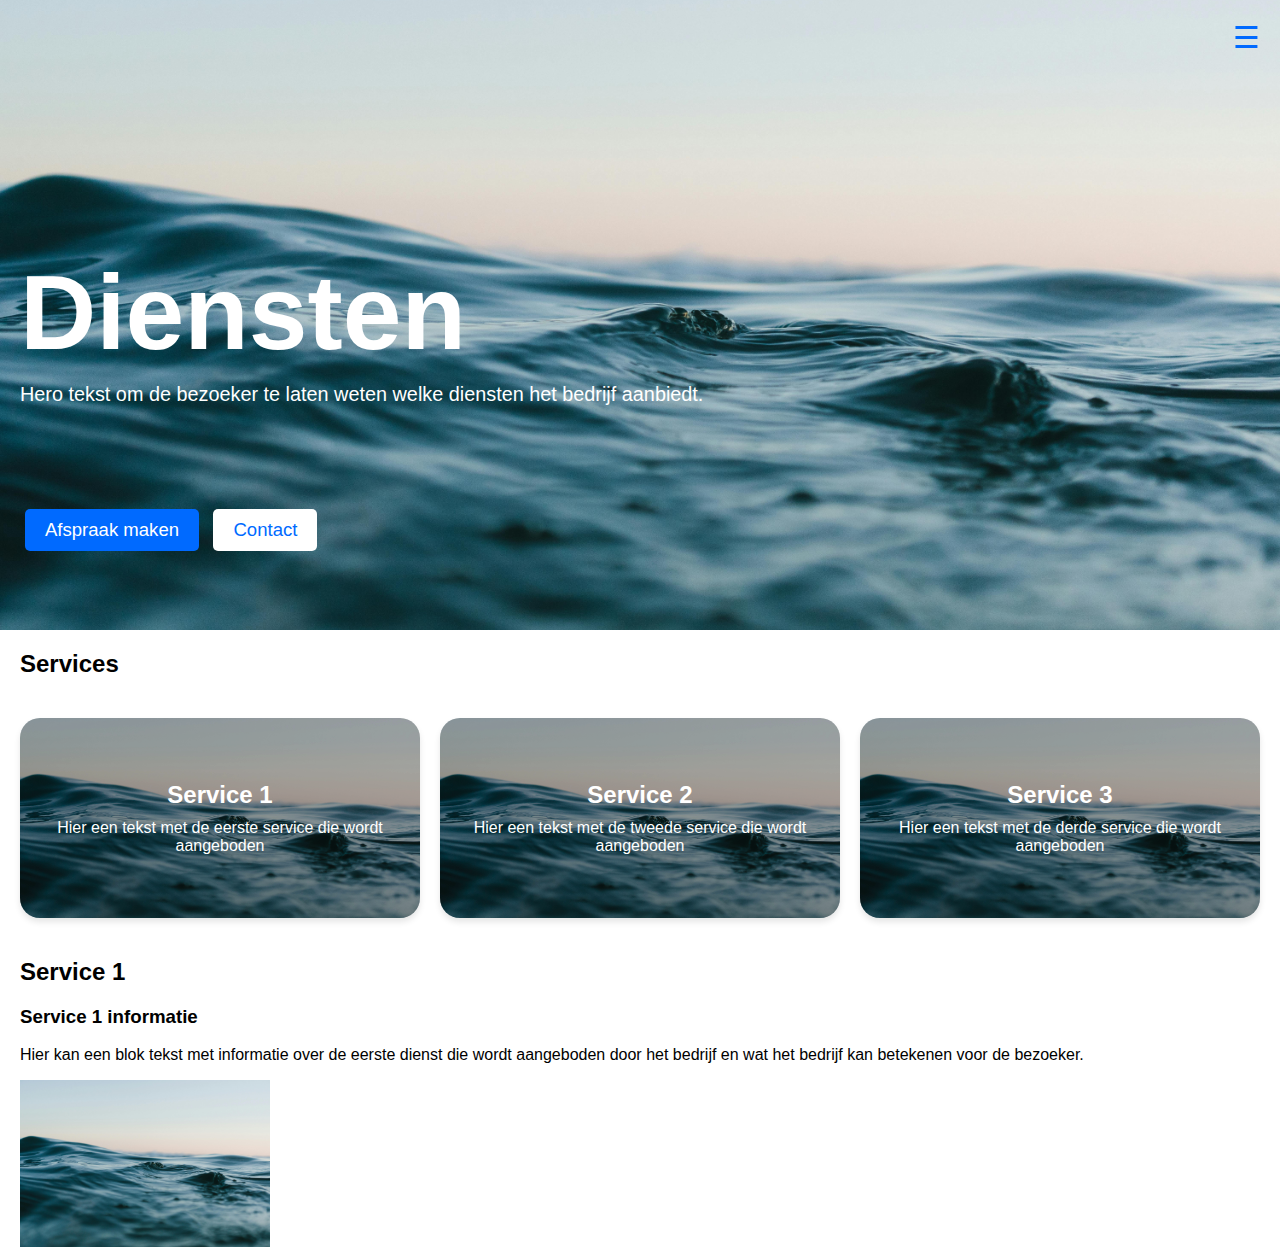
<file: pages/services.html>
<!DOCTYPE html>
<html lang="en">
<head>
    <meta charset="UTF-8">
    <meta name="viewport" content="width=device-width, initial-scale=1.0">
    <title>Diensten pagina</title>
    <link rel="stylesheet" href="../styles/styles.css">
    <link rel="stylesheet" href="../styles/services.css">
    <script src="../script/script.js"></script>
</head>
<body>
    
    <header>
        <!-- === NAVIGATION === -->
        <button class="hamburger" id="hamburger">&#9776;</button>
        <nav class="menu" id="menu">
            <ul>
                <li><a href="#">Diensten</a></li>
                <li><a href="#">Over ons</a></li>
                <li><a href="#">Projecten</a></li>
                <li><a href="#">Contact</a></li>
            </ul>
        </nav>
    </header>

     <!-- === HERO-SECTION === --> 
     <section class="hero">
        <img src="../images/hero-image.jpg" alt="">
        <div class="text-container">
            <h1>Diensten</h1>
            <p>Hero tekst om de bezoeker te laten weten welke diensten het bedrijf aanbiedt.</p>
        </div>
        <div class="button-container">
            <button href="#" class="hero-first-button">Afspraak maken</button>
            <button href="#" class="hero-second-button">Contact</button>
        </div>
    </section>

      <!-- === SERVICES-SECTION === -->
      <section class="services-section">
        <h2>Services</h2>
        <article class="services-image-container">
            <button href="#">
                <h3>Service 1</h3>
                <p>Hier een tekst met de eerste service die wordt aangeboden</p>
            </button>

            <button href="#">
                <h3>Service 2</h3>
                <p>Hier een tekst met de tweede service die wordt aangeboden</p>
            </button>

            <button href="#">
                <h3>Service 3</h3>
                <p>Hier een tekst met de derde service die wordt aangeboden</p>
            </button>
        </article>
    </section>

    <section class="services-info-section">
        <h2>Service 1</h2>
        <article class="information-block">
            <h3>Service 1 informatie</h3>
            <p>Hier kan een blok tekst met informatie over de eerste dienst die wordt aangeboden door het bedrijf en wat het bedrijf kan betekenen voor de bezoeker.</p>
            <img src="../images/hero-image.jpg" alt="">
        </article>
    </section>


    
</body>
</html>
</file>
<file: styles/styles.css>
body {
    font-family: "Inter", arial, sans-serif;
    margin: 0 auto;
    padding: 0;
}

/* NAVIGATION */
.hamburger {
    position: fixed;
    top: 20px;
    right: 20px;
    font-size: 30px;
    color: #006aff;
    cursor: pointer;
    z-index: 10;
    border: none;
    background: none;
    cursor: pointer;
    margin: 0;
    padding: 0;
}

.hamburger.active {
    color: #ffffff;
}


.menu {
    position: fixed;
    top: 0;
    right: 0;
    width: 100%;
    height: 100%;
    background-color: rgba(0, 106, 255, 0.92);
    transform: translateX(100%);
    transition: transform 0.4s ease-in-out;
    z-index: 9;
    display: flex;
    flex-direction: column;
    justify-content: center;

    ul {
        list-style: none;
        padding-right: 50px;
        margin: 0;
        text-align: right;
    }
    
    ul li {
        margin: 20px 0;
    }
    
    ul li a {
        text-decoration: none;
        color: white;
        font-size: calc(1rem + 5vw);
        transition: color 0.3s;
    }
}

.menu.open {
    transform: translateX(0);
}

.menu ul li a:hover {
    color: #ff01b3;
}


/* HERO-SECTION */
.hero {
    position: relative;
    width: 100vw;
    height: 70vh;
    overflow: hidden;

    img {
        object-fit: cover;
        width: 100%;
        height: 100%;
        position: absolute;
        top: 0;
        left: 0;
        z-index: -1;
    }

    .text-container {
        position: absolute;
        top: 40%;
        color: white;

        h1 {
            font-size: calc(1rem + 7vw);
            margin: 0 0 10px;
            padding-left: 20px;
        }
    
        p {
            padding-left: 20px;
            font-size: calc(1rem + 0.3vw);
            margin: 0 0 20px;
        }
    }

    .button-container {
        position: absolute;
        top: 80%; /* Zorgt ervoor dat de knoppen iets onder de tekst komen */
        padding-left: 20px;
    }

    .hero-first-button {
        font-size: calc(1rem + 0.2vw);
        background-color: #006aff;
        color: #ffffff;
        border: none;
        padding: 10px 20px;
        margin: 5px;
        cursor: pointer;
        border-radius: 5px;
        transition: background-color 0.3s ease;
    }

    .hero-about-button:hover {
        background-color: #ffffff;
        color: #006aff;
    }

    .hero-second-button {
        font-size: calc(1rem + 0.2vw);
        background-color: #ffffff;
        color: #006aff;
        border: none;
        padding: 10px 20px;
        margin: 5px;
        cursor: pointer;
        border-radius: 5px;
        transition: background-color 0.3s ease;
    }

    .hero-contact-button:hover {
        background-color: #006aff;
        color: #ffffff;
    }
}

/* SERVICES-SECTION */
.services-section {
    h2{
        padding-left: 20px;
    }

    .services-image-container {
        display: flex;
        gap: 20px;
        flex-wrap: wrap;
        padding: 20px;

        @media (min-width: 1024px){
            flex-wrap: nowrap;
        }
    }

    button {
        border: none;
        border-radius: 20px;
        width: 40em;
        height: 15em; /* Zorgt voor een vaste hoogte van de knoppen */
        padding: 20px;
        text-align: center;
        background-size: cover; /* Zorgt ervoor dat de achtergrondafbeelding het hele knopgebied vult */
        background-position: center; /* Centraal positioneert de afbeelding in de knop */
        position: relative; /* Nodig om de tekst correct te positioneren */
        color: white;  /* Tekst zichtbaar maken op de afbeelding */
        box-shadow: 0 4px 6px rgba(0, 0, 0, 0.1);
        cursor: pointer;
        transition: transform 0.3s ease, box-shadow 0.3s ease;

        h3 {
            margin: 0;
            font-size: 1.5rem;
            position: relative; /* Voor de tekst boven de achtergrondafbeelding */
            z-index: 2;
        }

        p {
            margin: 10px 0 0;
            font-size: 1rem;
            position: relative; /* Voor de tekst boven de achtergrondafbeelding */
            z-index: 2;
        }
    }

    button:hover {
        transform: scale(1.05);
        box-shadow: 0 6px 10px rgba(0, 0, 0, 0.2);
    }

    button::before {
        content: "";
        position: absolute;
        top: 0;
        left: 0;
        width: 100%;
        height: 100%;
        background: rgba(0, 0, 0, 0.3); 
        border-radius: 20px;
        z-index: 1; /* Plaats de overlay onder de tekst maar boven de achtergrond */
    }

    button:nth-child(1) {
        background-image: url("../images/hero-image.jpg");
    }

    button:nth-child(2) {
        background-image: url("../images/hero-image.jpg");
    }

    button:nth-child(3) {
        background-image: url("../images/hero-image.jpg");
    }
}


/* USP-SECTION */

.usp-section {
    display: flex;
    flex-direction: column;
    gap: 20px;
    padding: 20px;
    margin: 0 auto;

    @media (min-width: 1024px) {
            display: grid;
            grid-template-columns: repeat(3, 1fr);
            gap: 20px;

            h2 {
                grid-column: span 3; /* H2 blijft bovenaan en neemt alle kolommen in */
            }
        }

    .usp-container {
        display: grid;
        grid-template-columns: 1fr 2fr;
        gap: 20px;
        border-radius: 20px;
        padding: 20px;

        img {
            width: 100%;
            height: auto;
            border-radius: 20px;
            align-self: center;
        }
    }
}

/* QUOTE-SECTION */
.quote-image-section{
    padding: 20px;

    .quote-container{
        display: flex;
        flex-direction: column;

        @media (min-width: 1024px){
            display: grid;
            grid-template-columns: 4fr 1fr;
        }

        img{
            width: 250px;
            height: auto;
            border-radius: 20px;

            @media (max-width: 768px){
                display: none;
            }
        }

        button {
            font-size: 1em;
            background-color: #006aff;
            border: 1px solid #006aff;
            color: #ffffff;
            border: none;
            height: 2.5em;
            cursor: pointer;
            border-radius: 5px;
            transition: background-color 0.3s ease;
            width: 13em;
        }
    
        button:hover {
            background-color: #ffffff;
            border: 1px solid #006aff;
            color: #006aff;
        }
    }
}


/* PROJECTS-SECTION */
.projects-section {
    padding-bottom: 20px;

    h2{
        padding-left: 20px;
    }

    .projects-container {
        display: flex;
        gap: 20px;
        flex-wrap: wrap;
        padding: 20px;

        @media (min-width: 1024px){
            flex-wrap: nowrap;
        }
    }

    .project-button {
        border: none;
        border-radius: 20px;
        width: 40em;
        height: 15em; /* Zorgt voor een vaste hoogte van de knoppen */
        padding: 20px;
        text-align: center;
        background-size: cover; /* Zorgt ervoor dat de achtergrondafbeelding het hele knopgebied vult */
        background-position: center; /* Centraal positioneert de afbeelding in de knop */
        position: relative; /* Nodig om de tekst correct te positioneren */
        color: white;  /* Tekst zichtbaar maken op de afbeelding */
        box-shadow: 0 4px 6px rgba(0, 0, 0, 0.1);
        cursor: pointer;
        transition: transform 0.3s ease, box-shadow 0.3s ease;

        h3 {
            margin: 0;
            font-size: 1.5rem;
            position: relative; /* Voor de tekst boven de achtergrondafbeelding */
            z-index: 2;
        }

        p {
            margin: 10px 0 0;
            font-size: 1rem;
            position: relative; /* Voor de tekst boven de achtergrondafbeelding */
            z-index: 2;
        }

        /* a{
            color: white;
            position: relative;
            place-items: bottom;
            z-index: 2;
        } */
    }

    button:hover {
        transform: scale(1.05);
        box-shadow: 0 6px 10px rgba(0, 0, 0, 0.2);
    }

    button::before {
        content: "";
        position: absolute;
        top: 0;
        left: 0;
        width: 100%;
        height: 100%;
        background: rgba(0, 0, 0, 0.3); 
        border-radius: 20px;
        z-index: 1; /* Plaats de overlay onder de tekst maar boven de achtergrond */
    }

    button:nth-child(1) {
        background-image: url("../images/hero-image.jpg");
    }

    button:nth-child(2) {
        background-image: url("../images/hero-image.jpg");
    }

    button:nth-child(3) {
        background-image: url("../images/hero-image.jpg");
    }
}

/* FOOTER */
footer{
    background-color: #006aff;
    color: white;
    padding-left: 20px;
    padding-bottom: 1em;

    img{
        padding-top: 20px;
        width: 100px;

        @media (min-width: 1024px){
            width: 150px;
        }
    }

    ul{
        list-style: none;
        padding: 0;
    }

    a{
        color: white;
    }
    
    @media (min-width: 1024px){
        display: grid;
        grid-template-columns: 0.5fr 1fr 1fr 1fr;
        text-align: left;
        padding-bottom: 5em;
    }
}
</file>
<file: styles/services.css>
.services-info-section{
    h2{
        padding-left: 20px;
    }

    .information-block{
        h3, p, img{
            padding-left: 20px;
        }

        img{
            width: 250px;
        }
    }
}
</file>
